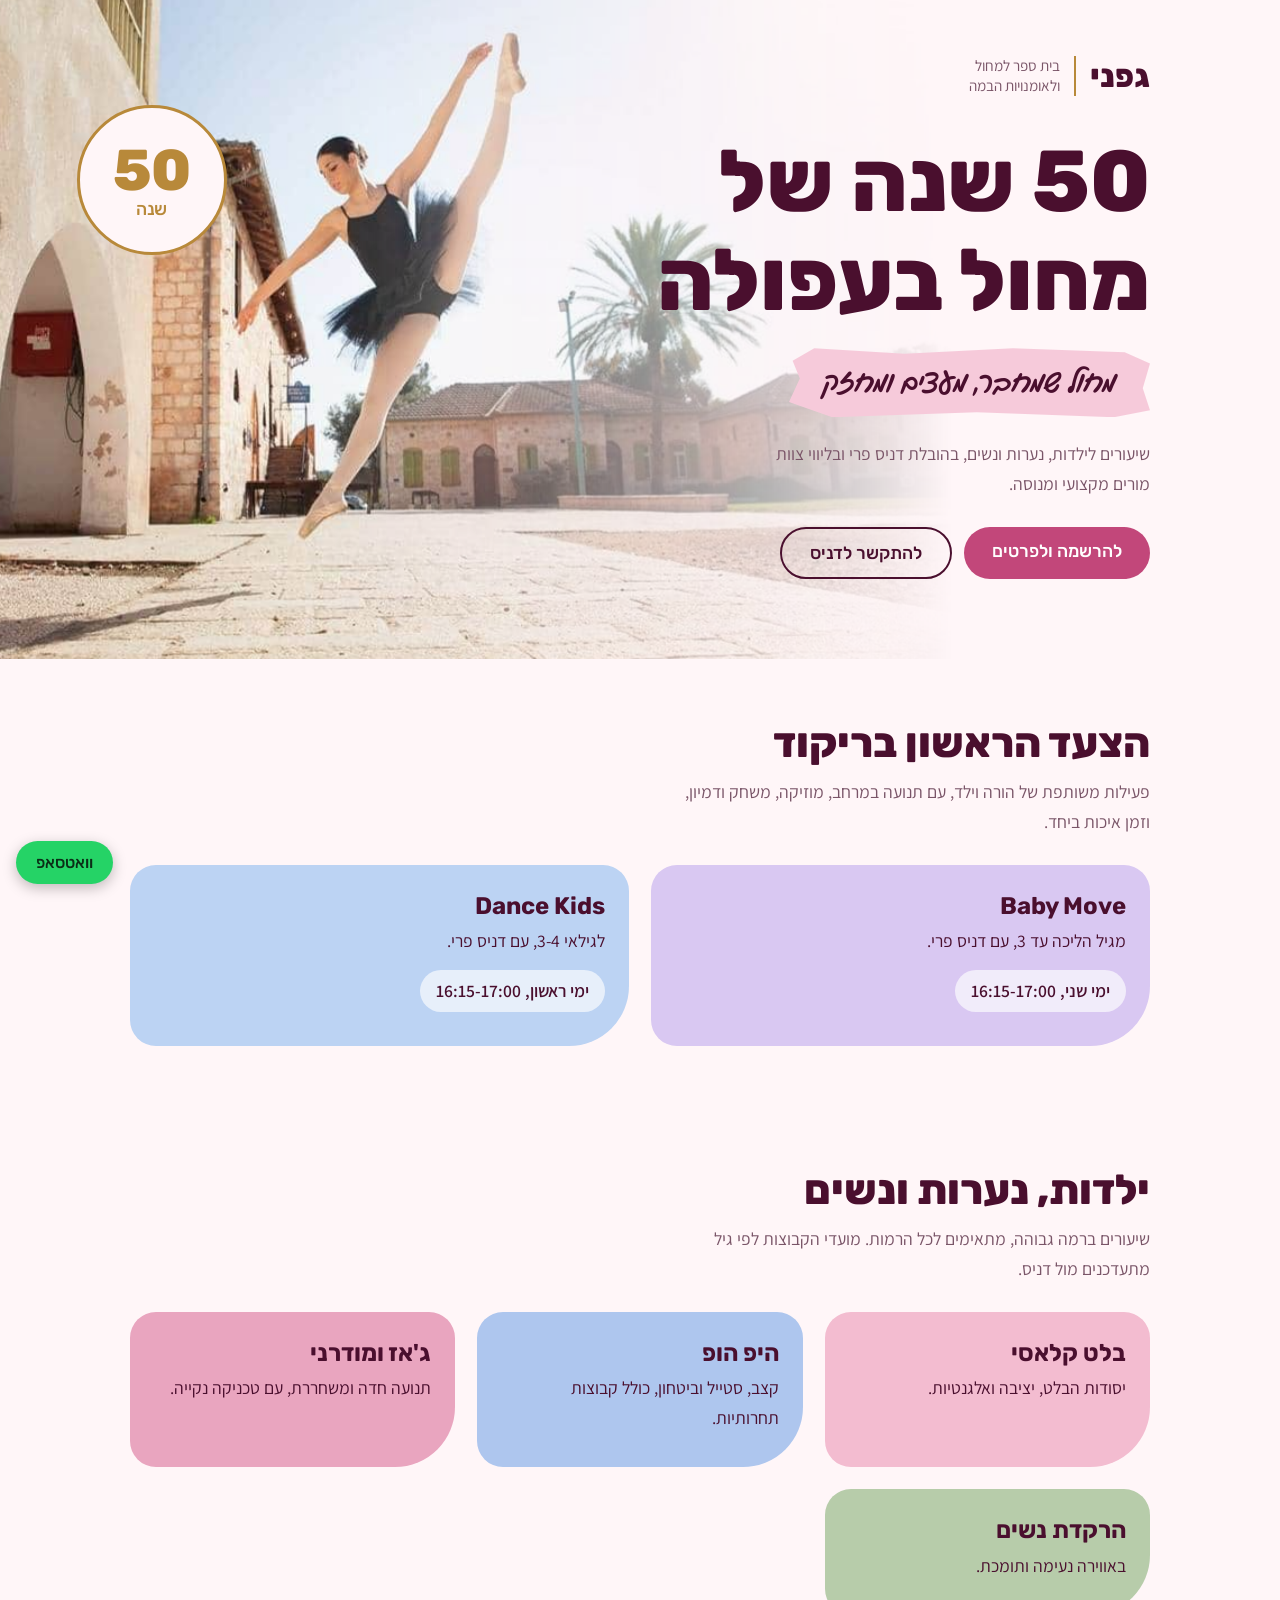
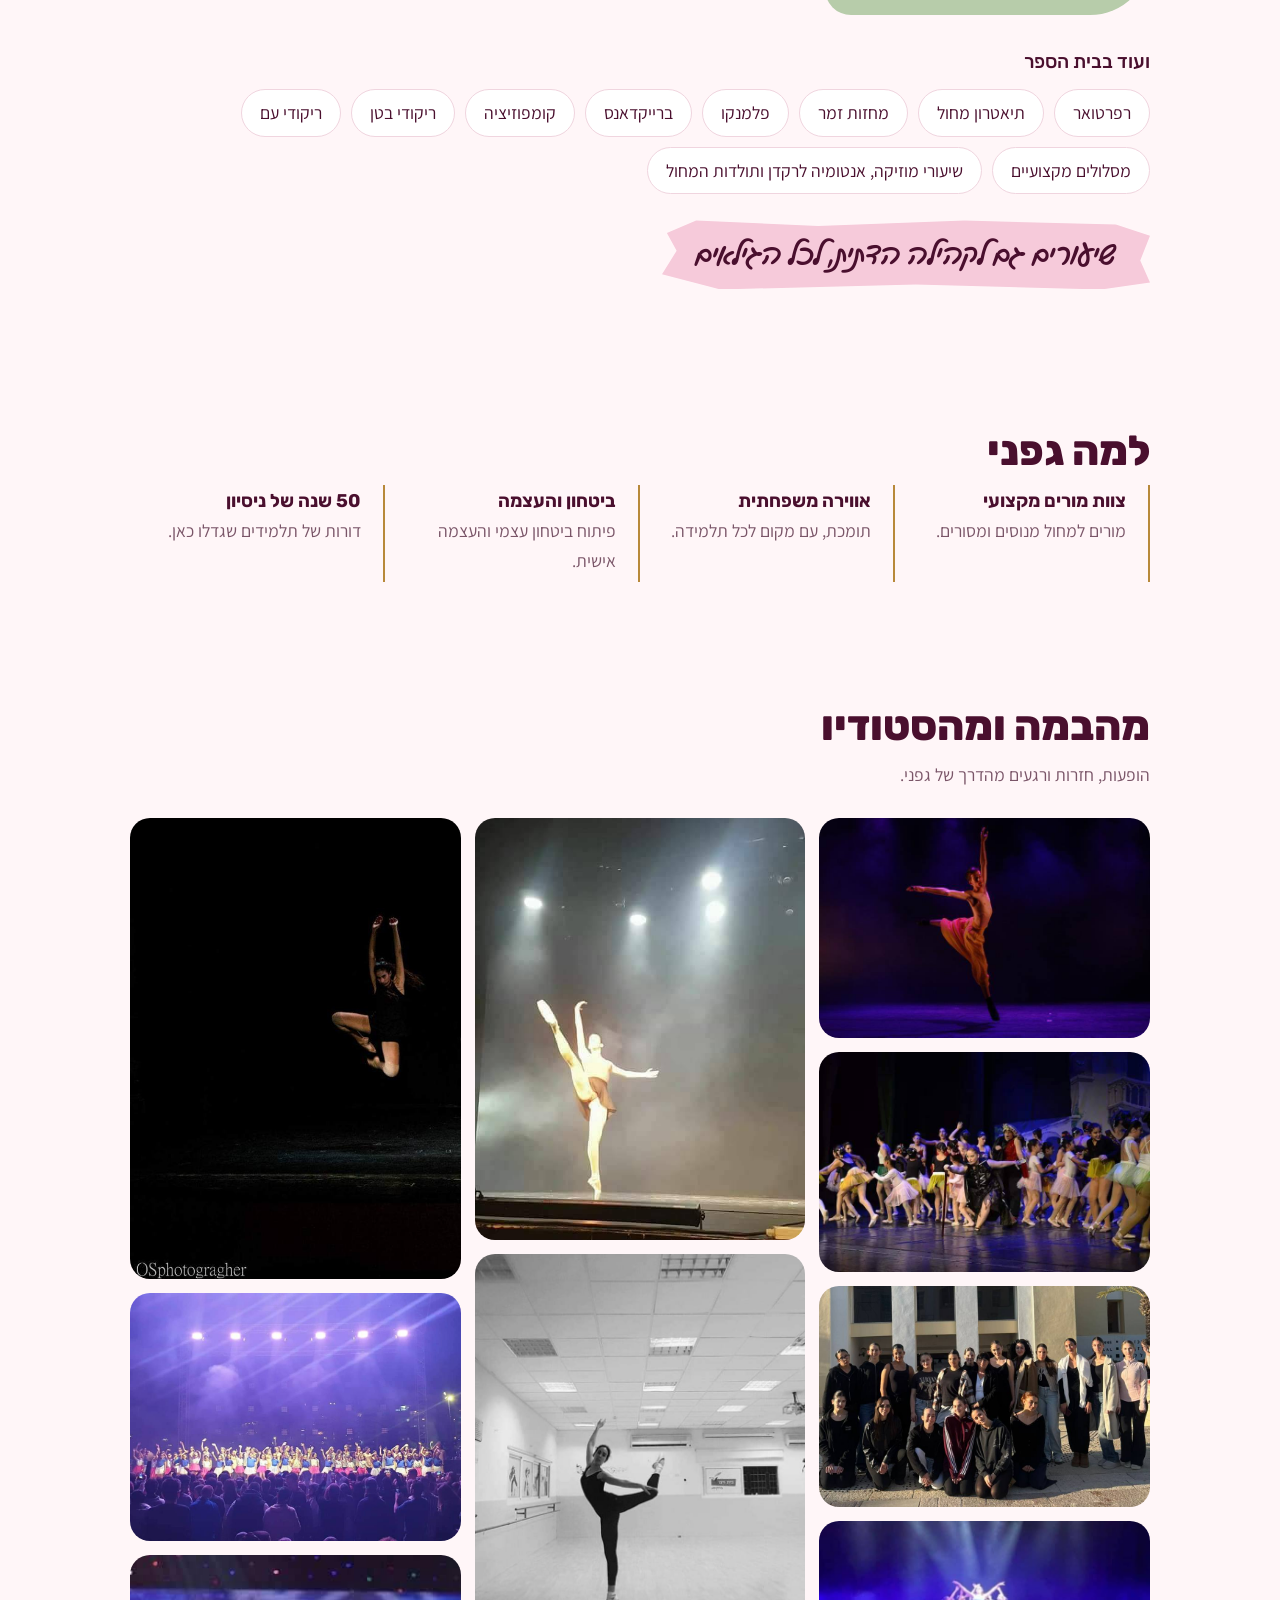
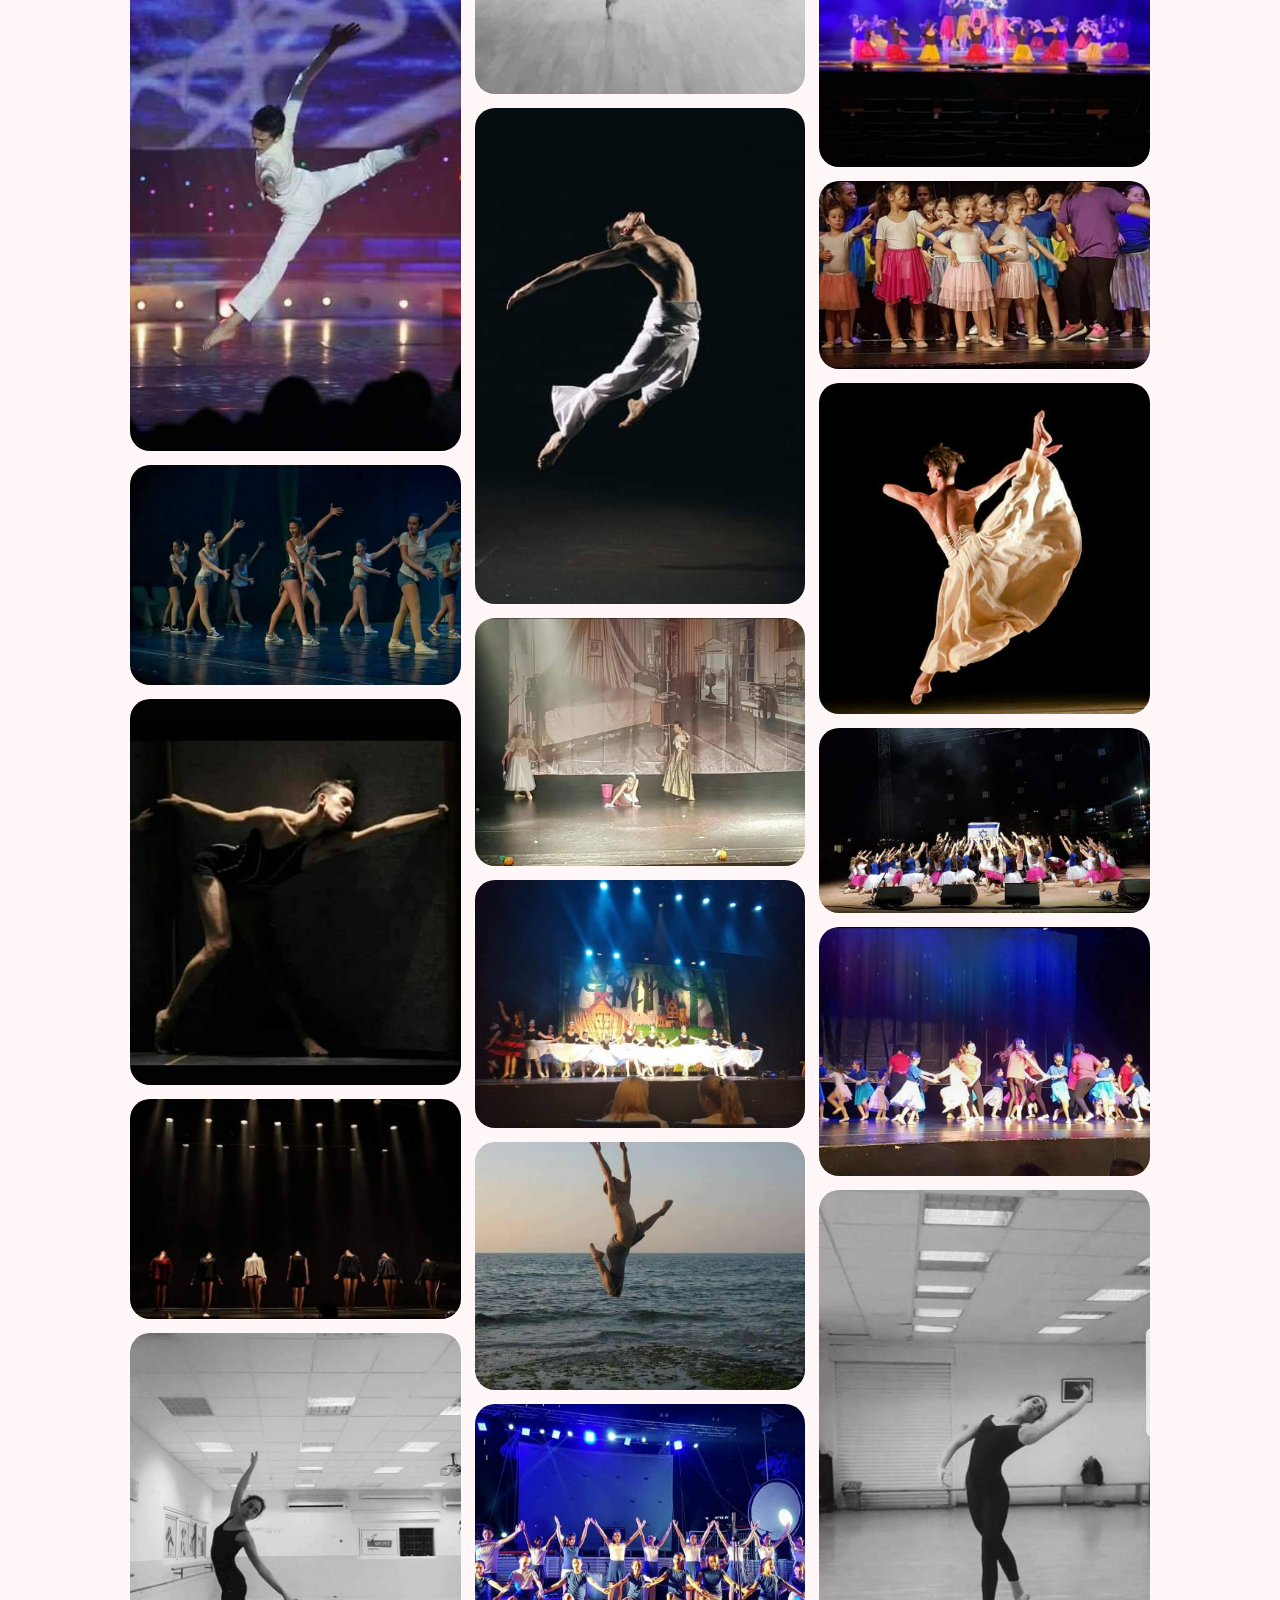
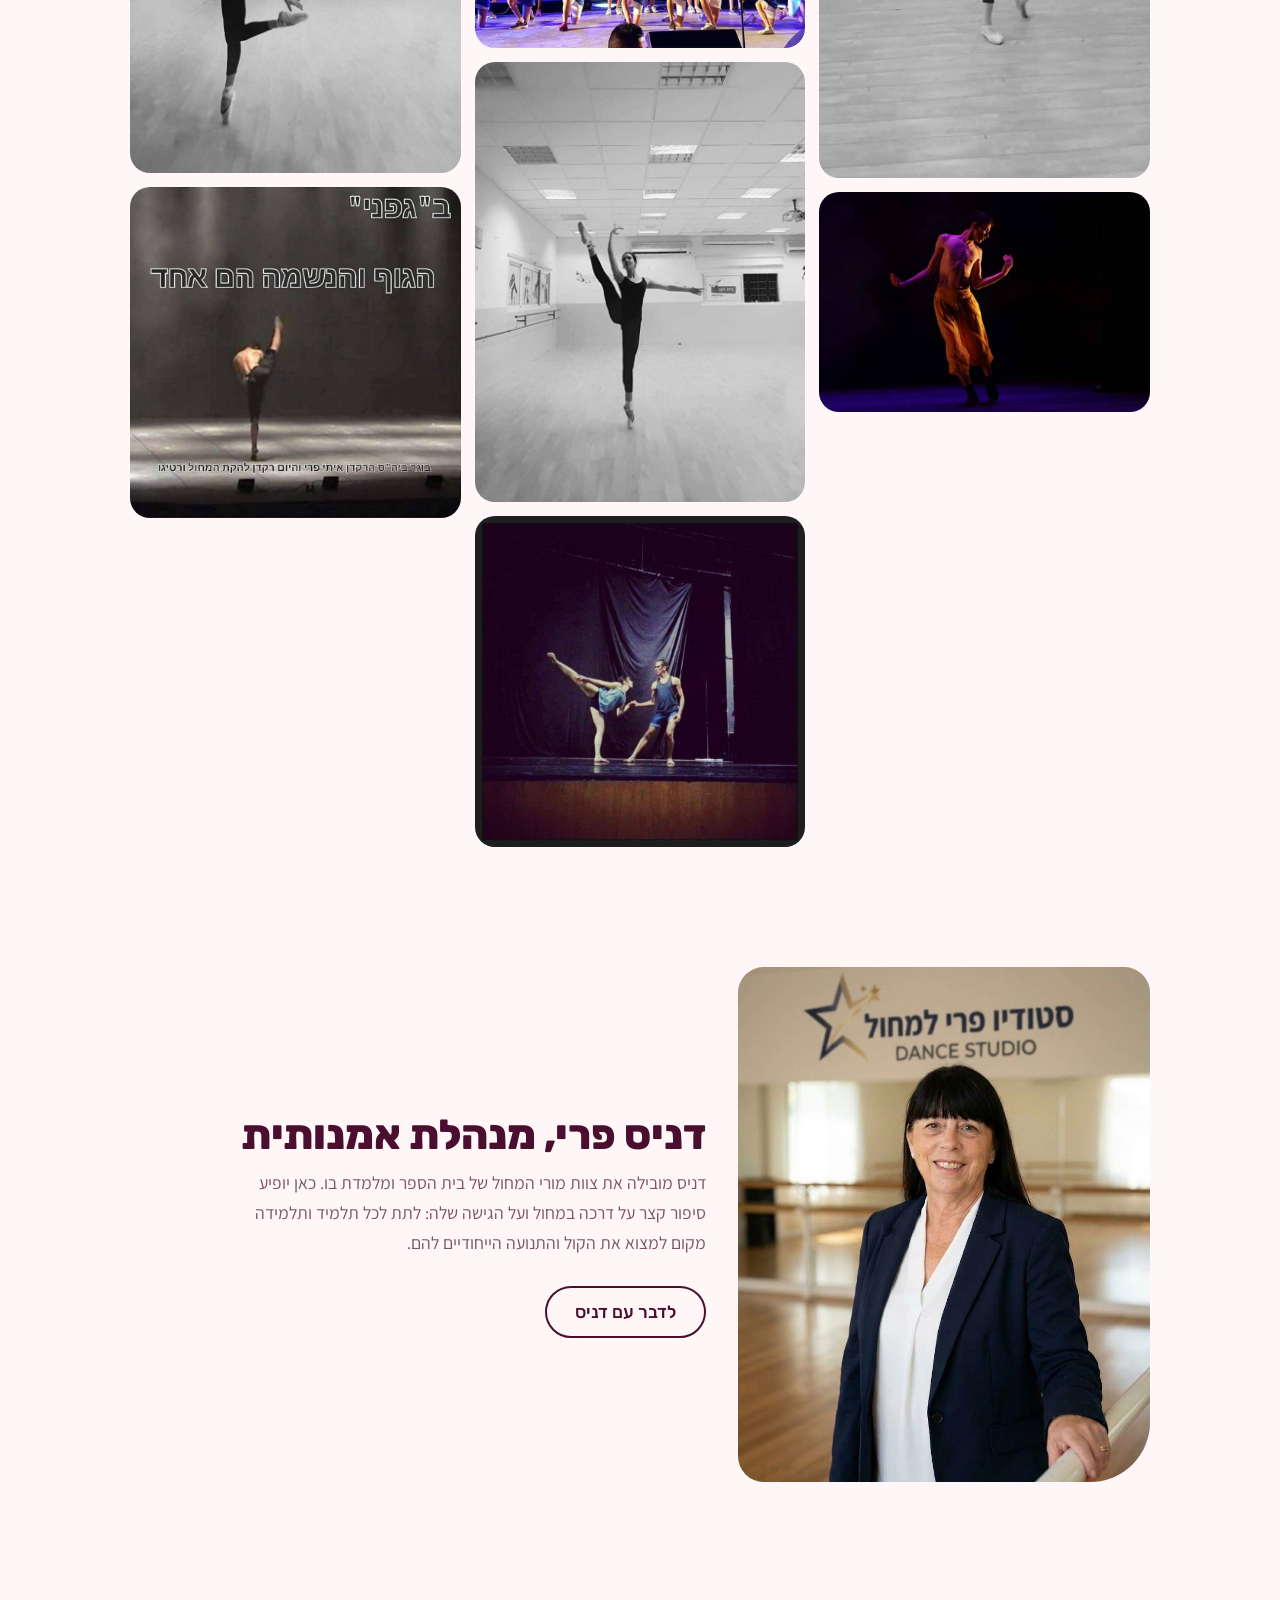
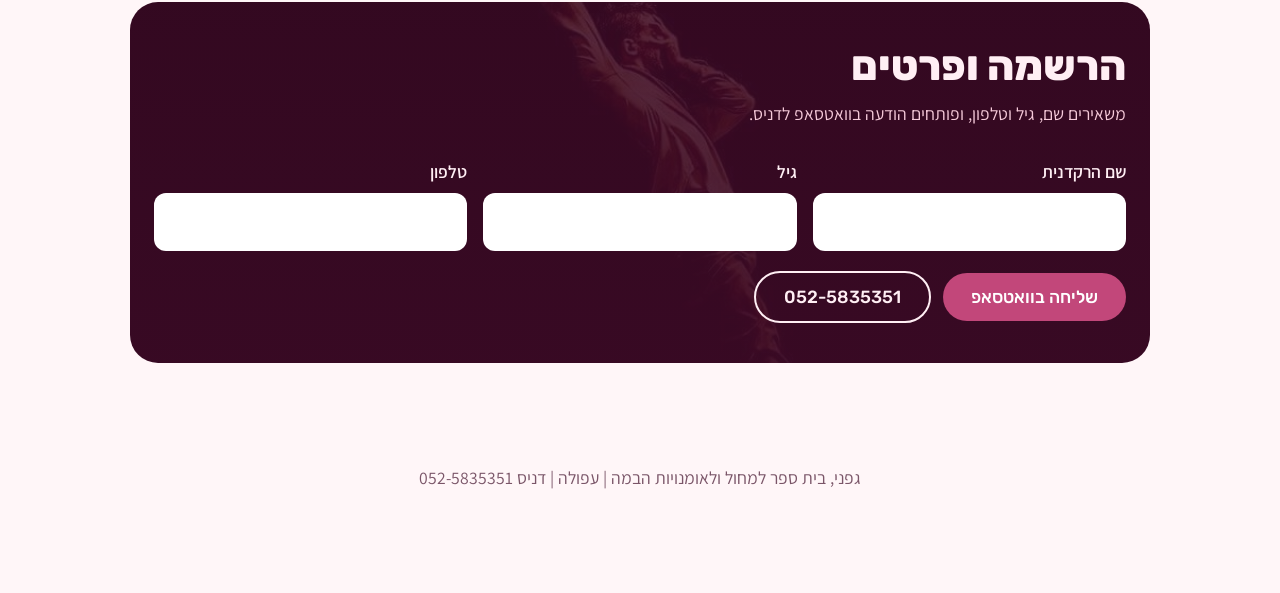
<file: Studio/main.html>
<!doctype html>
<html lang="he" dir="rtl">
<head>
<meta charset="utf-8">
<meta name="viewport" content="width=device-width, initial-scale=1, viewport-fit=cover">
<title>גפני | בית ספר למחול ולאומנויות הבמה בעפולה</title>
<meta name="description" content="50 שנה של מחול בעפולה. בלט, היפ הופ, ג'אז ומודרני, הרקדת נשים ופעילות הורה וילד, בהובלת דניס פרי.">
<link href="https://fonts.googleapis.com/css2?family=Rubik:wght@500;800&family=Assistant:wght@400;600&family=Gveret+Levin&display=swap" rel="stylesheet">
<style>
:root{--bg:#FFF6F8;--ink:#4A0F2E;--muted:#7A5568;--rose:#C2477A;--gold:#B8893A;--blush:#F6CADA;--card:#fff;--line:#F0D5DF;--on:#4A0F2E}
@media (prefers-color-scheme:dark){:root:not([data-theme="light"]){--bg:#22101B;--ink:#FFEFF4;--muted:#D7B9C6;--blush:#6B2A4B;--card:#34182A;--line:#51283F;--gold:#E0B867}}
:root[data-theme="dark"]{--bg:#22101B;--ink:#FFEFF4;--muted:#D7B9C6;--blush:#6B2A4B;--card:#34182A;--line:#51283F;--gold:#E0B867}
*{box-sizing:border-box}
html{height:100%;scroll-behavior:smooth}
:root{box-sizing:border-box;padding-top:env(safe-area-inset-top,0px);padding-bottom:env(safe-area-inset-bottom,0px)}
html{scroll-padding-top:env(safe-area-inset-top,0px)}
body{margin:0;background:var(--bg);color:var(--ink);font:400 1.1rem/1.7 Assistant,Arial,sans-serif}
h1,h2,h3{font-family:Rubik,Arial,sans-serif;line-height:1.15;margin:0}
a{color:inherit}
:focus-visible{outline:3px solid var(--rose);outline-offset:3px}
.wrap{max-width:1060px;margin:0 auto;padding:0 20px}
section{padding:60px 0}
h2{font-size:clamp(1.8rem,5vw,2.6rem);font-weight:800;margin-bottom:10px}
.lead{color:var(--muted);max-width:54ch;margin:0 0 28px}
.btn{display:inline-block;background:var(--rose);color:#fff;font:500 1.1rem Rubik,Arial,sans-serif;padding:14px 28px;border-radius:999px;text-decoration:none;border:0;cursor:pointer}
.btn.alt{background:transparent;color:var(--ink);border:2px solid var(--ink)}
.swash{display:inline-block;background:var(--blush);color:var(--ink);padding:10px 34px;clip-path:polygon(1% 18%,7% 0,32% 8%,62% 0,93% 6%,100% 22%,98% 58%,100% 90%,90% 100%,52% 93%,12% 100%,0 78%,3% 44%)}
.script{font-family:'Gveret Levin',Rubik,Arial,sans-serif;font-size:clamp(1.3rem,4vw,1.8rem)}
.hero{position:relative;overflow:hidden;padding:56px 0 80px}
.brand{display:flex;align-items:center;gap:14px;margin-bottom:36px}
.brand b{font:800 2rem Rubik,Arial,sans-serif}
.brand span{color:var(--muted);font-size:.95rem;line-height:1.3;border-right:2px solid var(--gold);padding-right:14px}
.hero h1{font-size:clamp(2.6rem,9vw,5.4rem);font-weight:800;max-width:9ch;margin-bottom:18px}
.hero p{max-width:42ch;color:var(--muted);margin:22px 0 28px}
.cta{display:flex;gap:12px;flex-wrap:wrap}
.badge{position:absolute;left:6%;top:16%;width:150px;height:150px;border-radius:50%;border:3px solid var(--gold);color:var(--gold);display:grid;place-content:center;text-align:center;font:800 3.6rem/1 Rubik,Arial,sans-serif;z-index:1;background:var(--bg)}
.badge small{font:500 1.1rem Rubik,Arial,sans-serif}
.ribbon{position:absolute;left:-6%;bottom:-6%;width:70%;max-width:680px;z-index:0;pointer-events:none}
.ribbon path{fill:none;stroke-linecap:round;stroke-width:12;stroke-dasharray:1400;stroke-dashoffset:1400;animation:draw 2.4s ease-out forwards}
.ribbon .a{stroke:var(--rose)}.ribbon .b{stroke:var(--blush);animation-delay:.3s}.ribbon .c{stroke:var(--gold);animation-delay:.6s}
@keyframes draw{to{stroke-dashoffset:0}}
.hero .wrap{position:relative;z-index:1}
@media (max-width:700px){.badge{width:96px;height:96px;font-size:2.2rem;top:30px;left:16px}.badge small{font-size:.8rem}.ribbon{width:120%;opacity:.4}}
.grid{display:grid;grid-template-columns:repeat(auto-fit,minmax(240px,1fr));gap:22px}
.tile{padding:28px 24px 34px;color:var(--on);border-radius:26px 26px 60px 26px}
.tile h3{font-size:1.5rem;margin-bottom:6px}
.tile p{margin:0}
.when{display:inline-block;margin-top:14px;background:rgba(255,255,255,.65);padding:6px 16px;border-radius:999px;font-weight:600}
.baby{background:#D9C8F2}.kids{background:#BCD3F3}
.ballet{background:#F3BCD0}.hip{background:#AEC6EE}.jazz{background:#E9A5BF}.women{background:#B7CCAA}
.sub{font-family:Rubik,Arial,sans-serif;font-weight:500;font-size:1.2rem;margin:36px 0 16px}
.chips{display:flex;flex-wrap:wrap;gap:10px;padding:0;margin:0;list-style:none}
.chips li{background:var(--card);border:1.5px solid var(--line);border-radius:999px;padding:8px 18px}
.notice{margin-top:26px}
.why{display:grid;grid-template-columns:repeat(auto-fit,minmax(220px,1fr));gap:0}
.why div{padding:6px 22px;border-right:2px solid var(--gold)}
.why h3{font-size:1.15rem;margin-bottom:4px}
.why p{margin:0;color:var(--muted)}
.about{display:grid;grid-template-columns:minmax(0,1fr) minmax(0,1.4fr);gap:32px;align-items:center}
.photo{aspect-ratio:4/5;background:var(--blush);border-radius:200px 200px 24px 24px;display:grid;place-items:center;text-align:center;padding:20px;font:500 1rem Rubik,Arial,sans-serif}
.photo{padding:0;overflow:hidden;border-radius:26px 26px 60px 26px}.photo img{display:block;width:100%;height:100%;object-fit:cover;object-position:50% 12%}
@media (max-width:700px){.about{grid-template-columns:1fr}.photo{max-width:260px}}
.signup{background:linear-gradient(rgba(60,10,38,.86),rgba(60,10,38,.93)),url(images/signup-bg.jpg) center/cover;color:#FFEFF4;border-radius:28px;padding:40px 24px}
.signup h2{color:#FFEFF4}
.signup .lead{color:#F6CADA}
.fields{display:grid;grid-template-columns:repeat(auto-fit,minmax(200px,1fr));gap:16px;margin-bottom:20px}
label{display:block;font-weight:600;margin-bottom:6px}
input{width:100%;font:inherit;padding:12px 14px;border-radius:12px;border:2px solid transparent;background:#fff;color:#4A0F2E}
.signup .btn.alt{color:#FFEFF4;border-color:#FFEFF4;margin-inline-start:8px}
footer{padding:40px 0 100px;color:var(--muted);text-align:center}
.wa{position:fixed;bottom:calc(16px + env(safe-area-inset-bottom,0px));left:16px;z-index:5;background:#25D366;color:#0b2e17;font:500 1rem Rubik,Arial,sans-serif;padding:12px 20px;border-radius:999px;text-decoration:none;box-shadow:0 4px 14px rgba(0,0,0,.25)}
.hero::before{content:"";position:absolute;inset:0 auto 0 -8%;width:78%;background:url(images/hero.jpg) 40% 35%/cover;-webkit-mask-image:linear-gradient(to left,transparent 0,#000 58%);mask-image:linear-gradient(to left,transparent 0,#000 58%);transform-origin:30% 50%;animation:kb 26s ease-out forwards;z-index:0}
@keyframes kb{from{transform:scale(1)}to{transform:scale(1.08)}}
@media (max-width:700px){.hero::before{inset:0;width:100%;opacity:.32;-webkit-mask-image:none;mask-image:none}}
.gallery{columns:3 250px;column-gap:14px}
.gallery figure{margin:0 0 14px;break-inside:avoid}
.gallery button{position:relative;display:block;width:100%;padding:0;border:0;border-radius:20px;overflow:hidden;cursor:zoom-in;background:var(--line)}
.gallery img{display:block;width:100%;height:auto;transition:transform .6s}
.gallery button::after{content:"";position:absolute;inset:0;background:linear-gradient(to top,rgba(194,71,122,.38),transparent 55%);opacity:0;transition:opacity .4s}
.gallery button:hover img,.gallery button:focus-visible img{transform:scale(1.06)}
.gallery button:hover::after,.gallery button:focus-visible::after{opacity:1}
dialog{border:0;padding:0;background:transparent;max-width:96vw;max-height:94vh;overflow:visible}
dialog::backdrop{background:rgba(30,8,20,.88)}
dialog img{display:block;max-width:96vw;max-height:80vh;margin:0 auto;border-radius:14px}
.lbc{display:flex;justify-content:center;gap:10px;margin-top:12px}
.lbc button{background:#fff;color:#4A0F2E;border:0;border-radius:999px;padding:8px 20px;font:500 1rem Rubik,Arial,sans-serif;cursor:pointer}
@media (prefers-reduced-motion:reduce){.hero::before{animation:none}.gallery img{transition:none}}
@media (prefers-reduced-motion:reduce){html{scroll-behavior:auto}}
</style>
</head>
<body>
<header class="hero">
    <div class="badge" aria-label="50 שנה">50<small>שנה</small></div>
  <div class="wrap">
    <div class="brand"><b>גפני</b><span>בית ספר למחול<br>ולאומנויות הבמה</span></div>
    <h1>50 שנה של מחול בעפולה</h1>
    <div class="swash script">מחול שמחבר, מעצים ומחזק</div>
    <p>שיעורים לילדות, נערות ונשים, בהובלת דניס פרי ובליווי צוות מורים מקצועי ומנוסה.</p>
    <div class="cta">
      <a class="btn" href="#signup">להרשמה ולפרטים</a>
      <a class="btn alt" href="tel:0525835351">להתקשר לדניס</a>
    </div>
  </div>
</header>

<main>
<section aria-labelledby="small-h">
  <div class="wrap">
    <h2 id="small-h">הצעד הראשון בריקוד</h2>
    <p class="lead">פעילות משותפת של הורה וילד, עם תנועה במרחב, מוזיקה, משחק ודמיון, וזמן איכות ביחד.</p>
    <div class="grid">
      <article class="tile baby"><h3>Baby Move</h3><p>מגיל הליכה עד 3, עם דניס פרי.</p><span class="when">ימי שני, 16:15-17:00</span></article>
      <article class="tile kids"><h3>Dance Kids</h3><p>לגילאי 3-4, עם דניס פרי.</p><span class="when">ימי ראשון, 16:15-17:00</span></article>
    </div>
  </div>
</section>

<section aria-labelledby="girls-h">
  <div class="wrap">
    <h2 id="girls-h">ילדות, נערות ונשים</h2>
    <p class="lead">שיעורים ברמה גבוהה, מתאימים לכל הרמות. מועדי הקבוצות לפי גיל מתעדכנים מול דניס.</p>
    <div class="grid">
      <article class="tile ballet"><h3>בלט קלאסי</h3><p>יסודות הבלט, יציבה ואלגנטיות.</p></article>
      <article class="tile hip"><h3>היפ הופ</h3><p>קצב, סטייל וביטחון, כולל קבוצות תחרותיות.</p></article>
      <article class="tile jazz"><h3>ג'אז ומודרני</h3><p>תנועה חדה ומשחררת, עם טכניקה נקייה.</p></article>
      <article class="tile women"><h3>הרקדת נשים</h3><p>באווירה נעימה ותומכת.</p></article>
    </div>
    <h3 class="sub">ועוד בבית הספר</h3>
    <ul class="chips">
      <li>רפרטואר</li><li>תיאטרון מחול</li><li>מחזות זמר</li><li>פלמנקו</li><li>ברייקדאנס</li><li>קומפוזיציה</li><li>ריקודי בטן</li><li>ריקודי עם</li><li>מסלולים מקצועיים</li><li>שיעורי מוזיקה, אנטומיה לרקדן ותולדות המחול</li>
    </ul>
    <p class="notice"><span class="swash script">שיעורים גם לקהילה הדתית, לכל הגילאים</span></p>
  </div>
</section>

<section aria-labelledby="why-h">
  <div class="wrap">
    <h2 id="why-h">למה גפני</h2>
    <div class="why">
      <div><h3>צוות מורים מקצועי</h3><p>מורים למחול מנוסים ומסורים.</p></div>
      <div><h3>אווירה משפחתית</h3><p>תומכת, עם מקום לכל תלמידה.</p></div>
      <div><h3>ביטחון והעצמה</h3><p>פיתוח ביטחון עצמי והעצמה אישית.</p></div>
      <div><h3>50 שנה של ניסיון</h3><p>דורות של תלמידים שגדלו כאן.</p></div>
    </div>
  </div>
</section>

<section aria-labelledby="gal-h">
  <div class="wrap">
    <h2 id="gal-h">מהבמה ומהסטודיו</h2>
    <p class="lead">הופעות, חזרות ורגעים מהדרך של גפני.</p>
    <div class="gallery">
<figure><button type="button" aria-label="הגדלת תמונה"><img src="images/gallery-01.jpg" alt="רקדן בקפיצה על במה באור סגול" width="720" height="480" loading="lazy"></button></figure>
<figure><button type="button" aria-label="הגדלת תמונה"><img src="images/gallery-02.jpg" alt="תלמידות בהופעת בלט על במה" width="720" height="480" loading="lazy"></button></figure>
<figure><button type="button" aria-label="הגדלת תמונה"><img src="images/gallery-03.jpg" alt="תלמידות ומורה מגפני מול בניין" width="900" height="600" loading="lazy"></button></figure>
<figure><button type="button" aria-label="הגדלת תמונה"><img src="images/gallery-04.jpg" alt="קבוצת רקדניות בהופעה על במה" width="696" height="518" loading="lazy"></button></figure>
<figure><button type="button" aria-label="הגדלת תמונה"><img src="images/gallery-05.jpg" alt="ילדות קטנות בהופעת סיום השנה "צבעי הקשת" בהיכל התרבות בעפולה" width="774" height="440" loading="lazy"></button></figure>
<figure><button type="button" aria-label="הגדלת תמונה"><img src="images/gallery-06.jpg" alt="רקדן בקפיצה בחצאית בהירה על רקע שחור" width="640" height="640" loading="lazy"></button></figure>
<figure><button type="button" aria-label="הגדלת תמונה"><img src="images/gallery-07.jpg" alt="ילדות מרימות ידיים בהופעה בחוץ, עם דגל ישראל" width="900" height="506" loading="lazy"></button></figure>
<figure><button type="button" aria-label="הגדלת תמונה"><img src="images/gallery-08.jpg" alt="ילדות רוקדות בהופעת סיום השנה "צבעי הקשת" על הבמה" width="900" height="676" loading="lazy"></button></figure>
<figure><button type="button" aria-label="הגדלת תמונה"><img src="images/gallery-09.jpg" alt="רקדנית בחדר חזרות, בשחור לבן" width="506" height="900" loading="lazy"></button></figure>
<figure><button type="button" aria-label="הגדלת תמונה"><img src="images/gallery-10.jpg" alt="רקדן בתנועה על במה באור סגול" width="900" height="600" loading="lazy"></button></figure>
<figure><button type="button" aria-label="הגדלת תמונה"><img src="images/gallery-11.jpg" alt="רקדנית בלט בתנוחת ארבסק על פוינט באור זרקורים" width="540" height="690" loading="lazy"></button></figure>
<figure><button type="button" aria-label="הגדלת תמונה"><img src="images/gallery-12.jpg" alt="רקדנית בלט על פוינט בסטודיו, בשחור לבן" width="676" height="900" loading="lazy"></button></figure>
<figure><button type="button" aria-label="הגדלת תמונה"><img src="images/gallery-13.jpg" alt="רקדן בקפיצה בלבן על רקע שחור" width="402" height="603" loading="lazy"></button></figure>
<figure><button type="button" aria-label="הגדלת תמונה"><img src="images/gallery-14.jpg" alt="הופעת סיום השנה "סינדרלה" בהיכל התרבות בעפולה" width="900" height="675" loading="lazy"></button></figure>
<figure><button type="button" aria-label="הגדלת תמונה"><img src="images/gallery-15.jpg" alt="תלמידות בלט בהופעה על במה" width="900" height="675" loading="lazy"></button></figure>
<figure><button type="button" aria-label="הגדלת תמונה"><img src="images/gallery-16.jpg" alt="קפיצה של רקדן על שפת הים" width="604" height="453" loading="lazy"></button></figure>
<figure><button type="button" aria-label="הגדלת תמונה"><img src="images/gallery-17.jpg" alt="להקת המחול הייצוגית הצעירה "שחקים" בהופעה ביום העצמאות על הבמה המרכזית" width="900" height="664" loading="lazy"></button></figure>
<figure><button type="button" aria-label="הגדלת תמונה"><img src="images/gallery-18.jpg" alt="רקדנית בלט בתנוחה בסטודיו, בשחור לבן" width="676" height="900" loading="lazy"></button></figure>
<figure><button type="button" aria-label="הגדלת תמונה"><img src="images/gallery-19.jpg" alt="זוג רקדנים על במה" width="864" height="864" loading="lazy"></button></figure>
<figure><button type="button" aria-label="הגדלת תמונה"><img src="images/gallery-20.jpg" alt="רקדנית בקפיצה על במה חשוכה" width="645" height="900" loading="lazy"></button></figure>
<figure><button type="button" aria-label="הגדלת תמונה"><img src="images/gallery-21.jpg" alt="קבוצת רקדנים וקהל בהופעת ערב" width="900" height="675" loading="lazy"></button></figure>
<figure><button type="button" aria-label="הגדלת תמונה"><img src="images/gallery-22.jpg" alt="רקדן בקפיצה על במה צבעונית" width="402" height="603" loading="lazy"></button></figure>
<figure><button type="button" aria-label="הגדלת תמונה"><img src="images/gallery-23.jpg" alt="קבוצת היפ הופ בהופעה על במה" width="785" height="522" loading="lazy"></button></figure>
<figure><button type="button" aria-label="הגדלת תמונה"><img src="images/gallery-24.jpg" alt="רקדן נשען על קיר על במה" width="540" height="630" loading="lazy"></button></figure>
<figure><button type="button" aria-label="הגדלת תמונה"><img src="images/gallery-25.jpg" alt="שורת רקדנים מול אורות על במה" width="720" height="480" loading="lazy"></button></figure>
<figure><button type="button" aria-label="הגדלת תמונה"><img src="images/gallery-26.jpg" alt="רקדנית בלט בסטודיו, בשחור לבן" width="676" height="900" loading="lazy"></button></figure>
<figure><button type="button" aria-label="הגדלת תמונה"><img src="images/gallery-27.jpg" alt="בוגר בית הספר רוקד על במה" width="870" height="870" loading="lazy"></button></figure>
    </div>
  </div>
</section>

<dialog id="lb" aria-label="תצוגת תמונה"><img alt=""><div class="lbc"><button type="button" class="n">הבאה</button><button type="button" class="x">סגירה</button><button type="button" class="p">הקודמת</button></div></dialog>

<section aria-labelledby="denis-h">
  <div class="wrap about">
    <div class="photo"><img src="images/denis-peri.jpg" alt="דניס פרי, מנהלת אמנותית של גפני, בסטודיו" width="768" height="1024"></div>
    <div>
      <h2 id="denis-h">דניס פרי, מנהלת אמנותית</h2>
      <p class="lead">דניס מובילה את צוות מורי המחול של בית הספר ומלמדת בו. כאן יופיע סיפור קצר על דרכה במחול ועל הגישה שלה: לתת לכל תלמיד ותלמידה מקום למצוא את הקול והתנועה הייחודיים להם.</p>
      <a class="btn alt" href="#signup">לדבר עם דניס</a>
    </div>
  </div>
</section>

<section id="signup" aria-labelledby="signup-h">
  <div class="wrap">
    <div class="signup">
      <h2 id="signup-h">הרשמה ופרטים</h2>
      <p class="lead">משאירים שם, גיל וטלפון, ופותחים הודעה בוואטסאפ לדניס.</p>
      <form id="trial">
        <div class="fields">
          <div><label for="girl">שם הרקדנית</label><input id="girl" required autocomplete="off"></div>
          <div><label for="age">גיל</label><input id="age" type="number" min="1" max="99" required></div>
          <div><label for="phone">טלפון</label><input id="phone" type="tel" inputmode="tel" required></div>
        </div>
        <button class="btn" type="submit">שליחה בוואטסאפ</button>
        <a class="btn alt" href="tel:0525835351">052-5835351</a>
      </form>
    </div>
  </div>
</section>
</main>

<footer>
  <div class="wrap">גפני, בית ספר למחול ולאומנויות הבמה | עפולה | דניס 052-5835351</div>
</footer>

<a class="wa" id="wa" href="#signup">וואטסאפ</a>

<script>
var WA_NUMBER = "972525835351";
function link(t){ return "https://wa.me/" + WA_NUMBER + "?text=" + encodeURIComponent(t); }
document.getElementById("wa").href = link("שלום דניס, אשמח לפרטים על שיעורי המחול בגפני");
document.getElementById("trial").addEventListener("submit", function(e){
  e.preventDefault();
  var g = document.getElementById("girl").value.trim();
  var a = document.getElementById("age").value.trim();
  var p = document.getElementById("phone").value.trim();
  window.open(link("שלום דניס, אשמח לפרטים על שיעורי המחול בגפני.\nשם: " + g + "\nגיל: " + a + "\nטלפון: " + p), "_blank", "noopener");
});

(function(){
var bs=[].slice.call(document.querySelectorAll('.gallery button')),lb=document.getElementById('lb'),im=lb.querySelector('img'),i=0;
function show(n){i=(n+bs.length)%bs.length;var t=bs[i].querySelector('img');im.src=t.src;im.alt=t.alt;}
bs.forEach(function(b,n){b.addEventListener('click',function(){show(n);lb.showModal();});});
lb.querySelector('.x').onclick=function(){lb.close();};
lb.querySelector('.n').onclick=function(){show(i+1);};
lb.querySelector('.p').onclick=function(){show(i-1);};
lb.addEventListener('click',function(e){if(e.target===lb)lb.close();});
document.addEventListener('keydown',function(e){if(!lb.open)return;if(e.key==='ArrowLeft')show(i+1);if(e.key==='ArrowRight')show(i-1);});
})();
</script>
</body>
</html>
</file>
